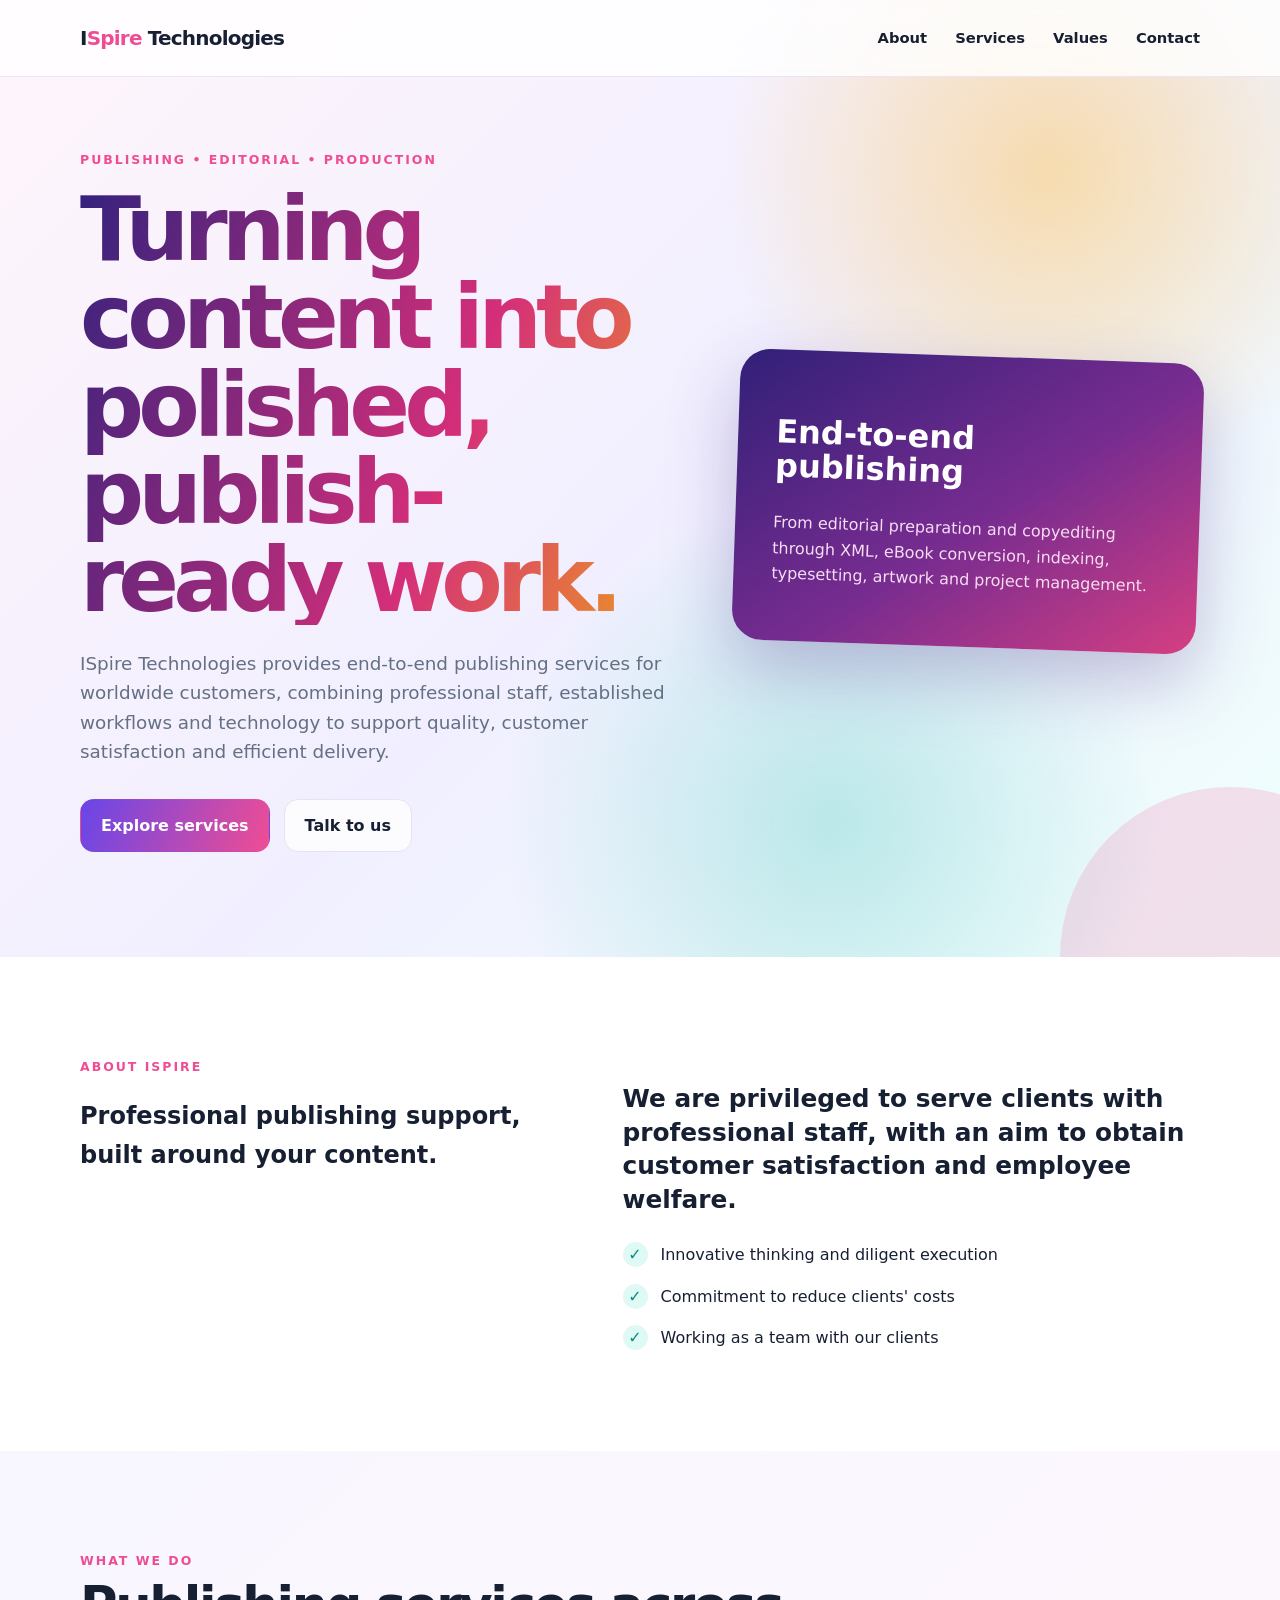
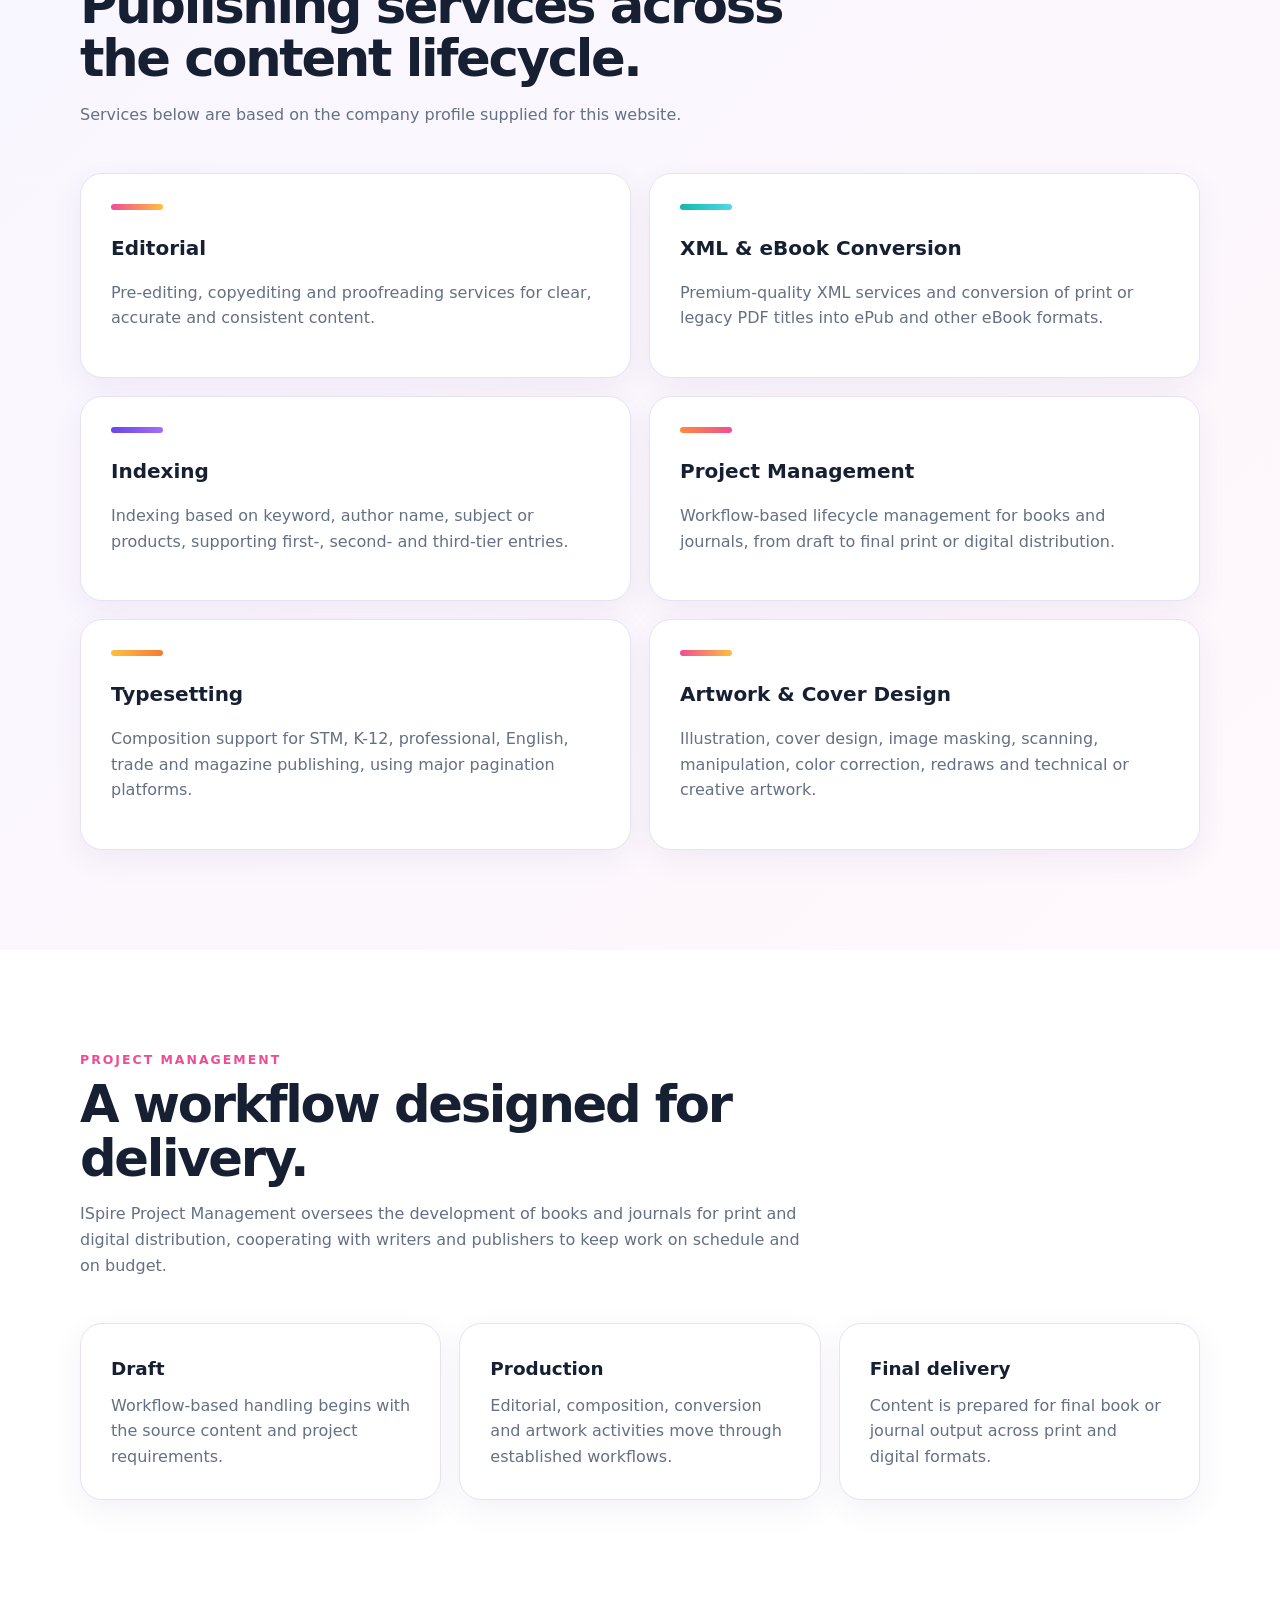
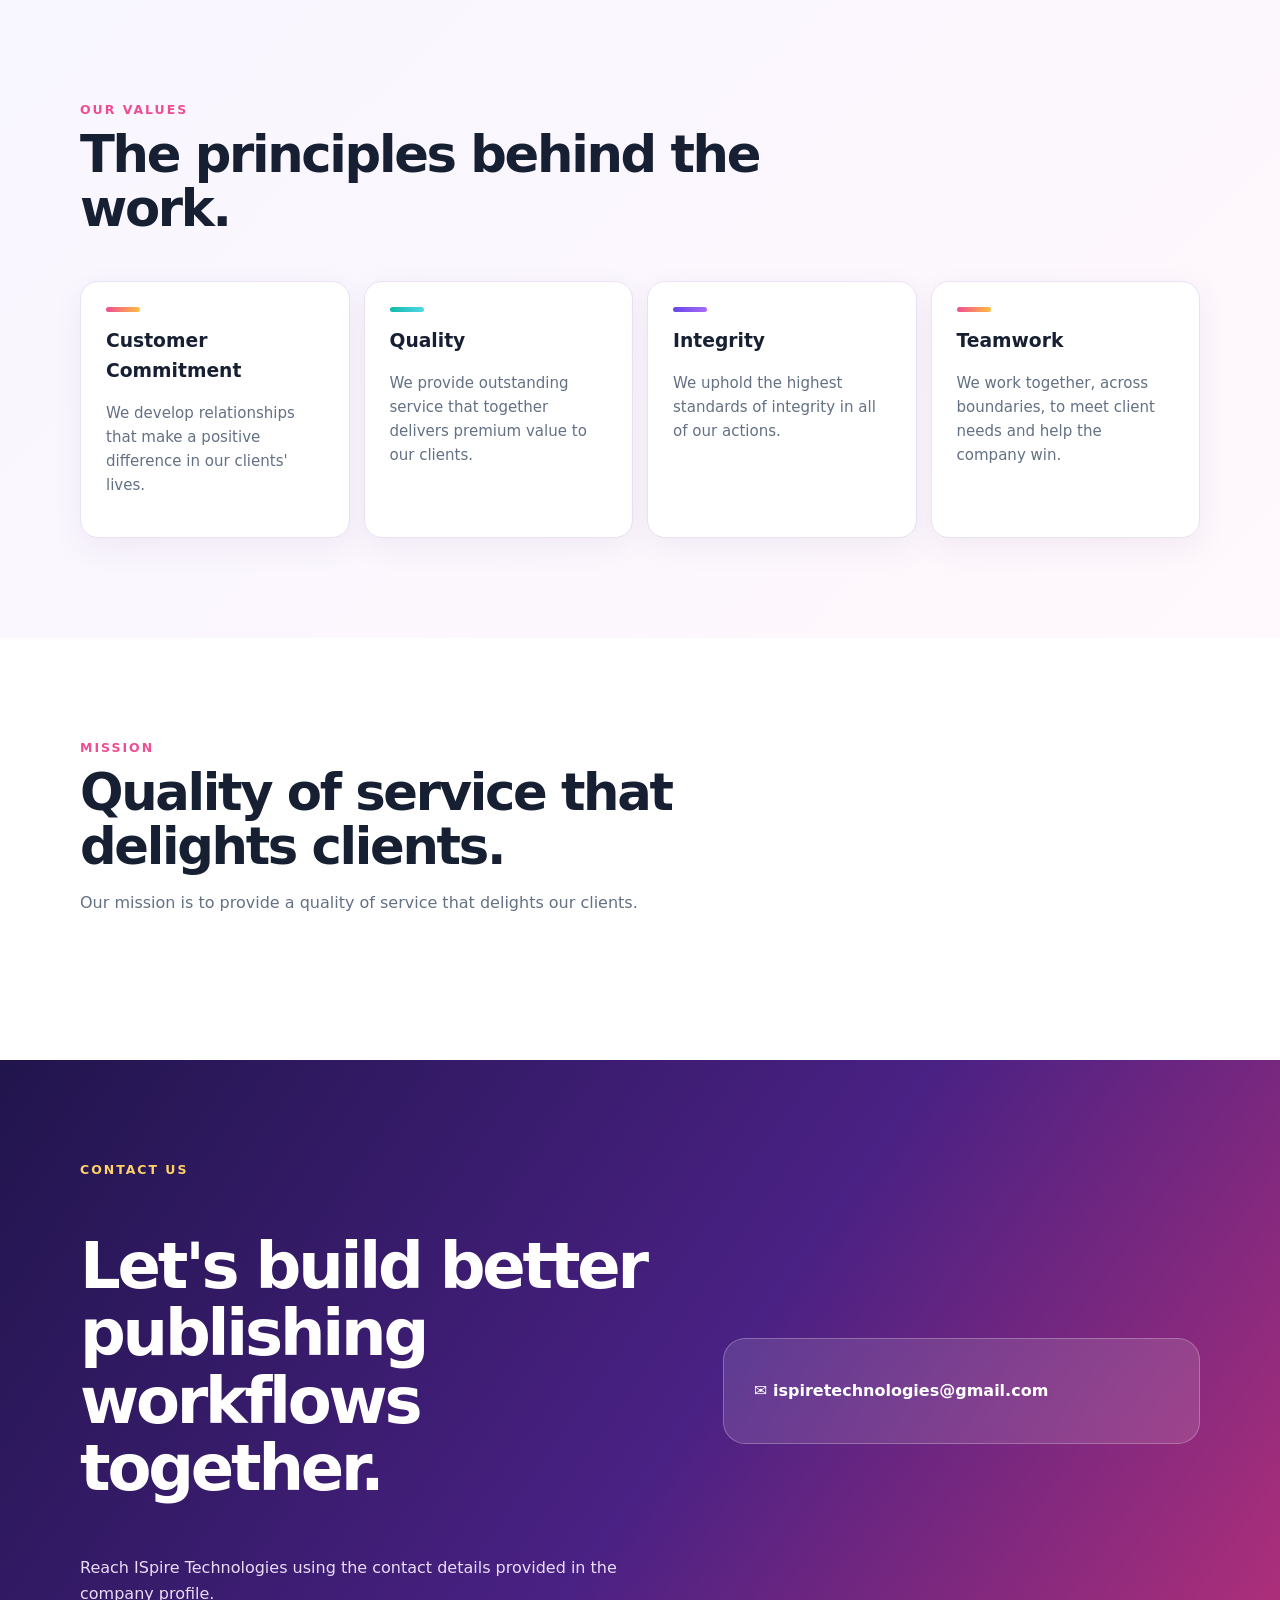
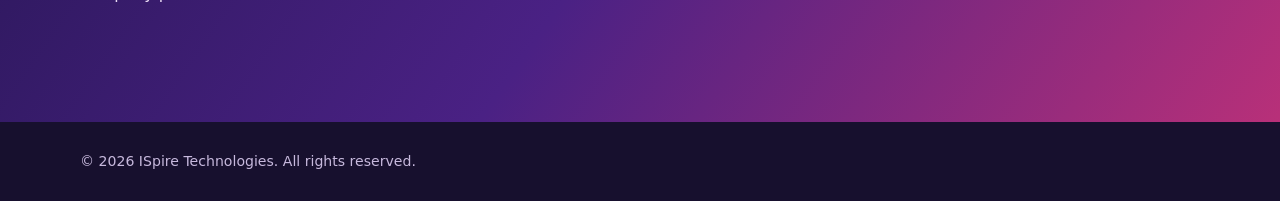
<file: index.html>
<!doctype html>
<html lang="en">
<head>
<meta charset="utf-8">
<meta name="viewport" content="width=device-width,initial-scale=1">
<title>ISpire Technologies | End-to-End Publishing Services</title>
<meta name="description" content="ISpire Technologies provides end-to-end publishing services for worldwide customers.">
<style>
:root{--ink:#172033;--muted:#647084;--accent:#6846e8;--pink:#ef4d93;--teal:#10b9aa;--yellow:#ffbf3f;--paper:#f7f5ff;--white:#fff;--line:#e8e2f4}
*{box-sizing:border-box}html{scroll-behavior:smooth}body{margin:0;font-family:Inter,ui-sans-serif,system-ui,-apple-system,Segoe UI,Roboto,Arial,sans-serif;color:var(--ink);background:var(--white);line-height:1.6}
a{color:inherit;text-decoration:none}.wrap{width:min(1120px,92%);margin:auto}
nav{position:fixed;top:0;left:0;right:0;z-index:20;background:rgba(255,255,255,.82);backdrop-filter:blur(16px);border-bottom:1px solid rgba(232,226,244,.9)}
.navin{height:76px;display:flex;align-items:center;justify-content:space-between}.brand{font-size:1.25rem;font-weight:850;letter-spacing:-.04em}.brand span{color:var(--pink)}
.links{display:flex;gap:28px;font-size:.92rem;font-weight:700}.links a{transition:color .2s}.links a:hover{color:var(--pink)}
.menu{display:none;border:0;background:none;font-size:1.4rem}
.hero{position:relative;overflow:hidden;padding:150px 0 105px;background:radial-gradient(circle at 82% 18%,rgba(255,191,63,.42) 0,transparent 25%),radial-gradient(circle at 65% 86%,rgba(16,185,170,.24) 0,transparent 28%),linear-gradient(135deg,#fff5fb 0%,#f1efff 52%,#effffc 100%)}
.hero:after{content:"";position:absolute;width:340px;height:340px;border-radius:50%;right:-120px;bottom:-170px;background:rgba(239,77,147,.17)}
.hero-grid{position:relative;z-index:1;display:grid;grid-template-columns:1.12fr .88fr;gap:65px;align-items:center}.eyebrow{color:var(--pink);font-weight:850;text-transform:uppercase;letter-spacing:.16em;font-size:.78rem}
h1{font-size:clamp(3rem,7vw,5.6rem);line-height:.98;letter-spacing:-.065em;margin:16px 0 24px;background:linear-gradient(110deg,#34227d,#d52e79 62%,#ed9b20);-webkit-background-clip:text;background-clip:text;color:transparent}.lead{font-size:1.15rem;color:var(--muted);max-width:680px}
.actions{display:flex;gap:14px;margin-top:32px;flex-wrap:wrap}.btn{padding:13px 20px;border-radius:14px;font-weight:800;border:1px solid var(--line);display:inline-block;transition:transform .2s,box-shadow .2s}.btn:hover{transform:translateY(-3px);box-shadow:0 12px 25px rgba(55,39,126,.16)}.primary{background:linear-gradient(110deg,var(--accent),var(--pink));color:#fff;border-color:transparent}.secondary{background:rgba(255,255,255,.8)}
.hero-card{background:linear-gradient(145deg,#312078,#782c90 55%,#d53f82);color:#fff;border-radius:30px;padding:38px;box-shadow:0 28px 70px rgba(68,38,130,.28);transform:rotate(2deg)}.hero-card h2{font-size:2rem;line-height:1.08}.hero-card p{color:#f7ddf4}
section{padding:100px 0}.soft{background:linear-gradient(135deg,#f8f6ff,#fff8fc)}.section-head{max-width:720px;margin-bottom:45px}.section-head h2{font-size:clamp(2rem,4vw,3.3rem);line-height:1.05;letter-spacing:-.045em;margin:8px 0 14px}.section-head p{color:var(--muted)}
.grid{display:grid;grid-template-columns:repeat(3,1fr);gap:18px}.card{padding:30px;border:1px solid var(--line);border-radius:22px;background:#fff;box-shadow:0 10px 30px rgba(82,50,133,.07);transition:transform .2s,box-shadow .2s}.card:hover,.service:hover,.value:hover{transform:translateY(-6px);box-shadow:0 18px 35px rgba(82,50,133,.13)}.card h3{margin:0 0 9px;font-size:1.15rem}.card p{color:var(--muted);margin:0}
.about{display:grid;grid-template-columns:.9fr 1.1fr;gap:70px;align-items:start}.statement{font-size:1.55rem;line-height:1.35;font-weight:650}.checks{display:grid;gap:16px;margin-top:26px}.check{display:flex;gap:13px;align-items:flex-start}.check b{display:grid;place-items:center;width:25px;height:25px;border-radius:50%;background:#dff9f4;color:#078f83}
.service-grid{display:grid;grid-template-columns:repeat(2,1fr);gap:18px}.service{position:relative;overflow:hidden;padding:30px;border-radius:22px;background:#fff;border:1px solid var(--line);min-height:205px;box-shadow:0 10px 30px rgba(82,50,133,.07);transition:transform .2s,box-shadow .2s}.service:before{content:"";display:block;width:52px;height:6px;border-radius:20px;margin-bottom:22px;background:linear-gradient(90deg,var(--pink),var(--yellow))}.service:nth-child(2):before,.value:nth-child(2):before{background:linear-gradient(90deg,var(--teal),#52d7e8)}.service:nth-child(3):before,.value:nth-child(3):before{background:linear-gradient(90deg,var(--accent),#a76cf5)}.service:nth-child(4):before{background:linear-gradient(90deg,#ff8a3d,var(--pink))}.service:nth-child(5):before{background:linear-gradient(90deg,var(--yellow),#f27d36)}.service h3{font-size:1.25rem;margin:0 0 10px}.service p,.service li{color:var(--muted)}
.values{display:grid;grid-template-columns:repeat(4,1fr);gap:14px}.value{position:relative;padding:25px;background:#fff;border:1px solid var(--line);border-radius:18px;box-shadow:0 10px 30px rgba(82,50,133,.07);transition:transform .2s,box-shadow .2s}.value:before{content:"";display:block;width:34px;height:5px;border-radius:10px;background:linear-gradient(90deg,var(--pink),var(--yellow))}.value h3{margin:14px 0 8px}.value p{color:var(--muted);font-size:.94rem}
.contact{background:linear-gradient(125deg,#21154d,#4a2184 54%,#b83079);color:#fff}.contact .eyebrow{color:#ffd166}.contact p{color:#eadcf5}.contact-grid{display:grid;grid-template-columns:1.1fr .9fr;gap:60px;align-items:center}.contact-card{padding:30px;border:1px solid rgba(255,255,255,.25);border-radius:22px;background:rgba(255,255,255,.12);backdrop-filter:blur(10px)}.contact-card a{display:block;padding:9px 0;color:#fff;font-weight:750}
footer{padding:28px 0;background:#17102e;color:#c7b9dd;font-size:.88rem}
@media(max-width:850px){.links{display:none}.menu{display:block}.hero-grid,.about,.contact-grid{grid-template-columns:1fr}.hero-card{transform:none}.grid{grid-template-columns:1fr 1fr}.values{grid-template-columns:1fr 1fr}.service-grid{grid-template-columns:1fr}}
@media(max-width:560px){section{padding:72px 0}.hero{padding-top:125px}.grid,.values{grid-template-columns:1fr}}
</style>
</head>
<body>
<nav><div class="wrap navin"><a class="brand" href="#">I<span>Spire</span> Technologies</a><div class="links"><a href="#about">About</a><a href="#services">Services</a><a href="#values">Values</a><a href="#contact">Contact</a></div><button class="menu" aria-label="Toggle navigation" onclick="document.querySelector('.links').style.display=document.querySelector('.links').style.display==='flex'?'none':'flex'">☰</button></div></nav>

<header class="hero"><div class="wrap hero-grid"><div><div class="eyebrow">Publishing • Editorial • Production</div><h1>Turning content into polished, publish-ready work.</h1><p class="lead">ISpire Technologies provides end-to-end publishing services for worldwide customers, combining professional staff, established workflows and technology to support quality, customer satisfaction and efficient delivery.</p><div class="actions"><a class="btn primary" href="#services">Explore services</a><a class="btn secondary" href="#contact">Talk to us</a></div></div><div class="hero-card"><h2>End-to-end publishing</h2><p>From editorial preparation and copyediting through XML, eBook conversion, indexing, typesetting, artwork and project management.</p></div></div></header>

<section id="about"><div class="wrap about"><div><div class="eyebrow">About ISpire</div><h2>Professional publishing support, built around your content.</h2></div><div><p class="statement">We are privileged to serve clients with professional staff, with an aim to obtain customer satisfaction and employee welfare.</p><div class="checks"><div class="check"><b>✓</b><span>Innovative thinking and diligent execution</span></div><div class="check"><b>✓</b><span>Commitment to reduce clients' costs</span></div><div class="check"><b>✓</b><span>Working as a team with our clients</span></div></div></div></div></section>

<section id="services" class="soft"><div class="wrap"><div class="section-head"><div class="eyebrow">What we do</div><h2>Publishing services across the content lifecycle.</h2><p>Services below are based on the company profile supplied for this website.</p></div><div class="service-grid"><div class="service"><h3>Editorial</h3><p>Pre-editing, copyediting and proofreading services for clear, accurate and consistent content.</p></div><div class="service"><h3>XML &amp; eBook Conversion</h3><p>Premium-quality XML services and conversion of print or legacy PDF titles into ePub and other eBook formats.</p></div><div class="service"><h3>Indexing</h3><p>Indexing based on keyword, author name, subject or products, supporting first-, second- and third-tier entries.</p></div><div class="service"><h3>Project Management</h3><p>Workflow-based lifecycle management for books and journals, from draft to final print or digital distribution.</p></div><div class="service"><h3>Typesetting</h3><p>Composition support for STM, K-12, professional, English, trade and magazine publishing, using major pagination platforms.</p></div><div class="service"><h3>Artwork &amp; Cover Design</h3><p>Illustration, cover design, image masking, scanning, manipulation, color correction, redraws and technical or creative artwork.</p></div></div></div></section>

<section><div class="wrap"><div class="section-head"><div class="eyebrow">Project management</div><h2>A workflow designed for delivery.</h2><p>ISpire Project Management oversees the development of books and journals for print and digital distribution, cooperating with writers and publishers to keep work on schedule and on budget.</p></div><div class="grid"><div class="card"><h3>Draft</h3><p>Workflow-based handling begins with the source content and project requirements.</p></div><div class="card"><h3>Production</h3><p>Editorial, composition, conversion and artwork activities move through established workflows.</p></div><div class="card"><h3>Final delivery</h3><p>Content is prepared for final book or journal output across print and digital formats.</p></div></div></div></section>

<section id="values" class="soft"><div class="wrap"><div class="section-head"><div class="eyebrow">Our values</div><h2>The principles behind the work.</h2></div><div class="values"><div class="value"><h3>Customer Commitment</h3><p>We develop relationships that make a positive difference in our clients' lives.</p></div><div class="value"><h3>Quality</h3><p>We provide outstanding service that together delivers premium value to our clients.</p></div><div class="value"><h3>Integrity</h3><p>We uphold the highest standards of integrity in all of our actions.</p></div><div class="value"><h3>Teamwork</h3><p>We work together, across boundaries, to meet client needs and help the company win.</p></div></div></div></section>

<section><div class="wrap"><div class="section-head"><div class="eyebrow">Mission</div><h2>Quality of service that delights clients.</h2><p>Our mission is to provide a quality of service that delights our clients.</p></div></div></section>

<section id="contact" class="contact"><div class="wrap contact-grid"><div><div class="eyebrow">Contact us</div><h2 style="font-size:clamp(2.2rem,5vw,4rem);line-height:1.05;letter-spacing:-.05em">Let's build better publishing workflows together.</h2><p>Reach ISpire Technologies using the contact details provided in the company profile.</p></div><div class="contact-card"><a href="mailto:ispiretechnologies@gmail.com">✉ ispiretechnologies@gmail.com</a></div></div></section>

<footer><div class="wrap">© <span id="year"></span> ISpire Technologies. All rights reserved.</div></footer>
<script>document.getElementById('year').textContent=new Date().getFullYear()</script>
</body>
</html>
</file>
